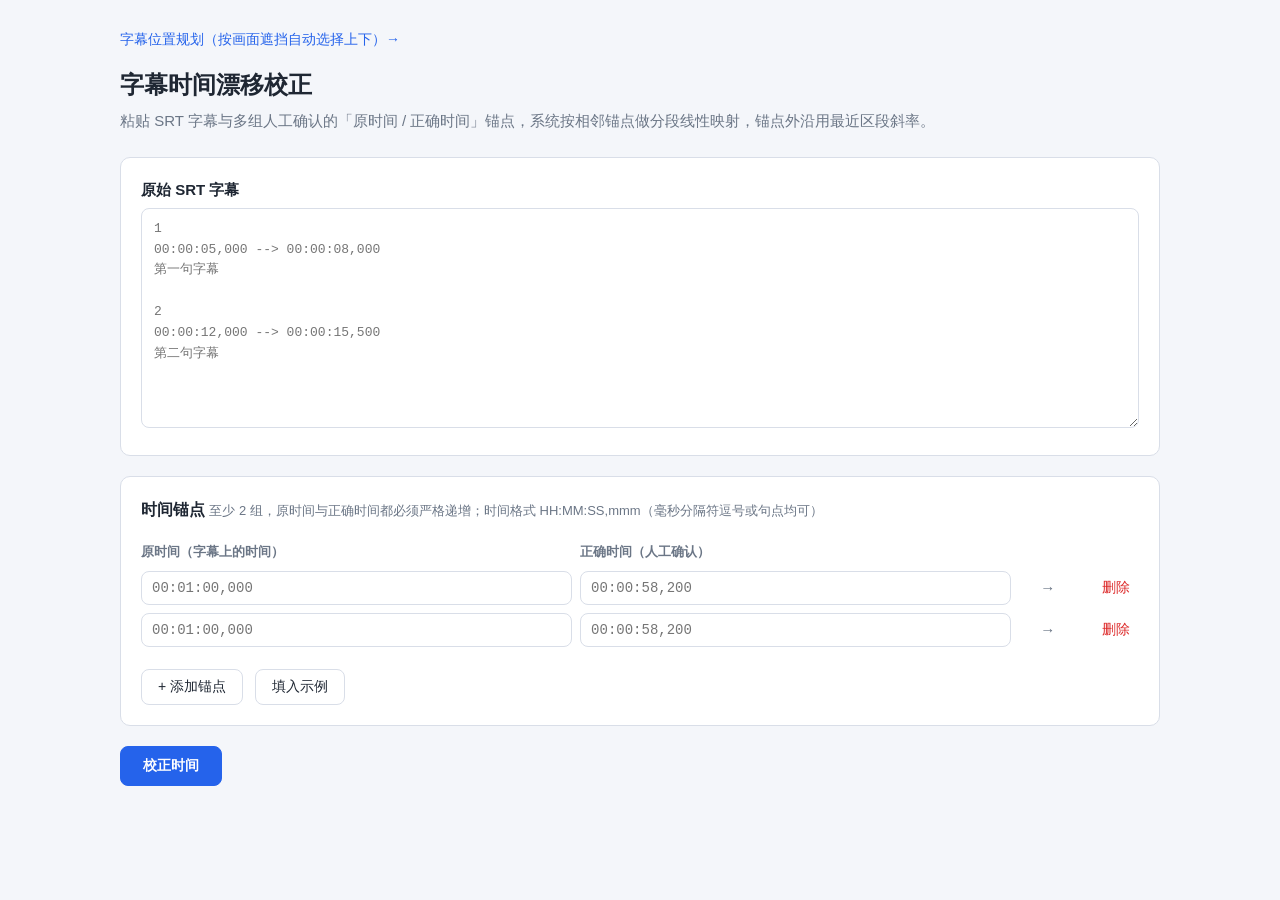
<file: app/static/index.html>
<!DOCTYPE html>
<html lang="zh-CN">
<head>
<meta charset="UTF-8">
<meta name="viewport" content="width=device-width, initial-scale=1.0">
<title>字幕时间漂移校正</title>
<style>
  :root {
    --bg: #f4f6fa;
    --card: #ffffff;
    --border: #d9dee8;
    --text: #1f2733;
    --muted: #6b7686;
    --primary: #2563eb;
    --primary-hover: #1d4ed8;
    --danger: #dc2626;
    --danger-bg: #fef2f2;
    --warn-bg: #fffbeb;
    --warn-border: #f59e0b;
    --ok-bg: #f0fdf4;
    --ok-border: #16a34a;
    --mono: ui-monospace, SFMono-Regular, Menlo, Consolas, "Liberation Mono", monospace;
  }
  * { box-sizing: border-box; }
  body {
    margin: 0;
    background: var(--bg);
    color: var(--text);
    font: 15px/1.6 -apple-system, BlinkMacSystemFont, "Segoe UI", "PingFang SC",
          "Hiragino Sans GB", "Microsoft YaHei", sans-serif;
  }
  .wrap { max-width: 1080px; margin: 0 auto; padding: 28px 20px 64px; }
  h1 { font-size: 24px; margin: 0 0 4px; }
  .sub { color: var(--muted); margin: 0 0 24px; }
  .card {
    background: var(--card);
    border: 1px solid var(--border);
    border-radius: 10px;
    padding: 20px;
    margin-bottom: 20px;
  }
  h2 { font-size: 16px; margin: 0 0 12px; }
  label { display: block; font-weight: 600; margin-bottom: 6px; }
  .hint { color: var(--muted); font-weight: 400; font-size: 13px; }
  textarea {
    width: 100%;
    min-height: 220px;
    border: 1px solid var(--border);
    border-radius: 8px;
    padding: 10px 12px;
    font: 13px/1.6 var(--mono);
    resize: vertical;
  }
  textarea:focus, input:focus { outline: 2px solid rgba(37, 99, 235, .35); border-color: var(--primary); }
  table.anchors { width: 100%; border-collapse: separate; border-spacing: 0 8px; }
  table.anchors th {
    text-align: left;
    font-size: 13px;
    color: var(--muted);
    font-weight: 600;
    padding: 0 8px 0 0;
  }
  table.anchors td { padding: 0; vertical-align: middle; }
  table.anchors td.time { width: 44%; padding-right: 8px; }
  table.anchors td.op { width: 40px; text-align: center; color: var(--muted); }
  table.anchors td.del { width: 44px; text-align: right; }
  input[type="text"] {
    width: 100%;
    border: 1px solid var(--border);
    border-radius: 8px;
    padding: 8px 10px;
    font: 14px var(--mono);
  }
  button {
    border: 1px solid var(--border);
    background: #fff;
    color: var(--text);
    border-radius: 8px;
    padding: 8px 16px;
    font-size: 14px;
    cursor: pointer;
  }
  button:hover { background: #f1f4f9; }
  button.primary {
    background: var(--primary);
    border-color: var(--primary);
    color: #fff;
    font-weight: 600;
    padding: 10px 22px;
  }
  button.primary:hover { background: var(--primary-hover); }
  button.danger-link { border-color: transparent; color: var(--danger); padding: 4px 8px; }
  button.danger-link:hover { background: var(--danger-bg); }
  .toolbar { display: flex; gap: 12px; align-items: center; flex-wrap: wrap; margin-top: 14px; }
  .alert {
    border-radius: 8px;
    padding: 12px 14px;
    margin-bottom: 16px;
    font-size: 14px;
    white-space: pre-wrap;
  }
  .alert.error { background: var(--danger-bg); border: 1px solid var(--danger); color: var(--danger); }
  .alert.warn { background: var(--warn-bg); border: 1px solid var(--warn-border); color: #92400e; }
  .alert.ok { background: var(--ok-bg); border: 1px solid var(--ok-border); color: #166534; }
  .hidden { display: none; }
  .preview {
    width: 100%;
    min-height: 220px;
    border: 1px solid var(--border);
    border-radius: 8px;
    padding: 10px 12px;
    font: 13px/1.6 var(--mono);
    background: #fafbfc;
    white-space: pre-wrap;
    overflow-x: auto;
  }
  .cues { width: 100%; border-collapse: collapse; font-size: 13px; margin-top: 12px; }
  .cues th, .cues td { border: 1px solid var(--border); padding: 6px 8px; text-align: left; vertical-align: top; }
  .cues th { background: #f8fafc; }
  .cues td.num { width: 44px; color: var(--muted); text-align: right; }
  .cues td.tc { font-family: var(--mono); white-space: nowrap; }
  .cues .arrow { color: var(--primary); font-weight: 700; }
</style>
</head>
<body>
<div class="wrap">
  <p class="nav" style="margin:0 0 16px;font-size:14px;"><a href="/placement" style="color:var(--primary);text-decoration:none;">字幕位置规划（按画面遮挡自动选择上下）→</a></p>
  <h1>字幕时间漂移校正</h1>
  <p class="sub">粘贴 SRT 字幕与多组人工确认的「原时间 / 正确时间」锚点，系统按相邻锚点做分段线性映射，锚点外沿用最近区段斜率。</p>

  <div class="card">
    <label for="srt">原始 SRT 字幕</label>
    <textarea id="srt" placeholder="1&#10;00:00:05,000 --> 00:00:08,000&#10;第一句字幕&#10;&#10;2&#10;00:00:12,000 --> 00:00:15,500&#10;第二句字幕"></textarea>
  </div>

  <div class="card">
    <h2>时间锚点
      <span class="hint">至少 2 组，原时间与正确时间都必须严格递增；时间格式 HH:MM:SS,mmm（毫秒分隔符逗号或句点均可）</span>
    </h2>
    <table class="anchors">
      <thead>
        <tr>
          <th style="width:44%">原时间（字幕上的时间）</th>
          <th style="width:44%">正确时间（人工确认）</th>
          <th style="width:40px"></th>
          <th style="width:44px"></th>
        </tr>
      </thead>
      <tbody id="anchorRows"></tbody>
    </table>
    <div class="toolbar">
      <button type="button" id="addAnchor">+ 添加锚点</button>
      <button type="button" id="fillExample">填入示例</button>
    </div>
  </div>

  <div id="errorBox" class="alert error hidden"></div>
  <div id="warnBox" class="alert warn hidden"></div>

  <div class="toolbar" style="margin-bottom: 20px;">
    <button type="button" class="primary" id="submit">校正时间</button>
    <span class="hint" id="status"></span>
  </div>

  <div id="resultCard" class="card hidden">
    <h2>校正结果</h2>
    <div id="okBox" class="alert ok hidden"></div>
    <div class="toolbar" style="margin-top:0;">
      <button type="button" class="primary" id="download">下载 corrected.srt</button>
    </div>
    <table class="cues">
      <thead>
        <tr>
          <th>#</th>
          <th>原时间轴</th>
          <th></th>
          <th>校正后时间轴</th>
          <th>文本</th>
        </tr>
      </thead>
      <tbody id="cueTable"></tbody>
    </table>
    <h2 style="margin-top:18px;">SRT 预览</h2>
    <pre class="preview" id="preview"></pre>
  </div>
</div>

<script>
(function () {
  const rowsEl = document.getElementById("anchorRows");
  const srtEl = document.getElementById("srt");
  const errorBox = document.getElementById("errorBox");
  const warnBox = document.getElementById("warnBox");
  const resultCard = document.getElementById("resultCard");
  const previewEl = document.getElementById("preview");
  const cueTableEl = document.getElementById("cueTable");
  const okBox = document.getElementById("okBox");
  const statusEl = document.getElementById("status");

  function addRow(original, corrected) {
    const tr = document.createElement("tr");
    tr.innerHTML =
      '<td class="time"><input type="text" class="orig" placeholder="00:01:00,000" spellcheck="false"></td>' +
      '<td class="time"><input type="text" class="corr" placeholder="00:00:58,200" spellcheck="false"></td>' +
      '<td class="op">→</td>' +
      '<td class="del"><button type="button" class="danger-link" title="删除该锚点">删除</button></td>';
    tr.querySelector(".orig").value = original || "";
    tr.querySelector(".corr").value = corrected || "";
    tr.querySelector(".danger-link").addEventListener("click", () => {
      if (rowsEl.children.length > 2) tr.remove();
      else alert("至少需要保留 2 组锚点。");
    });
    rowsEl.appendChild(tr);
  }

  function collectAnchors() {
    const anchors = [];
    for (const tr of rowsEl.querySelectorAll("tr")) {
      anchors.push({
        original: tr.querySelector(".orig").value.trim(),
        corrected: tr.querySelector(".corr").value.trim()
      });
    }
    return anchors;
  }

  function showError(message) {
    errorBox.textContent = message;
    errorBox.classList.remove("hidden");
  }
  function clearAlerts() {
    errorBox.classList.add("hidden");
    warnBox.classList.add("hidden");
    okBox.classList.add("hidden");
    errorBox.textContent = "";
    warnBox.textContent = "";
    okBox.textContent = "";
  }

  function escapeHtml(s) {
    return s.replace(/[&<>"']/g, c => ({
      "&": "&amp;", "<": "&lt;", ">": "&gt;", '"': "&quot;", "'": "&#39;"
    }[c]));
  }

  // 初始两组空锚点
  addRow();
  addRow();

  document.getElementById("addAnchor").addEventListener("click", () => addRow());

  const EXAMPLE_SRT =
    "1\n00:00:10,000 --> 00:00:13,000\n大家好，欢迎收看本期节目\n\n" +
    "2\n00:00:18,500 --> 00:00:21,800\n今天我们来聊聊时间漂移\n\n" +
    "3\n00:01:05,000 --> 00:01:09,200\n字幕越往后，偏差越大\n\n" +
    "4\n00:02:40,000 --> 00:02:44,500\n这就是典型的线性漂移\n\n" +
    "5\n00:05:00,000 --> 00:05:04,000\n用两组以上锚点即可分段校正\n";

  document.getElementById("fillExample").addEventListener("click", () => {
    srtEl.value = EXAMPLE_SRT;
    rowsEl.innerHTML = "";
    addRow("00:00:10,000", "00:00:08,000");
    addRow("00:02:40,000", "00:02:35,000");
    addRow("00:05:00,000", "00:04:52,000");
    clearAlerts();
    resultCard.classList.add("hidden");
  });

  document.getElementById("submit").addEventListener("click", async () => {
    clearAlerts();
    resultCard.classList.add("hidden");
    statusEl.textContent = "校正中…";

    const anchors = collectAnchors();
    try {
      const resp = await fetch("/api/correct", {
        method: "POST",
        headers: { "Content-Type": "application/json" },
        body: JSON.stringify({ srt: srtEl.value, anchors })
      });
      const data = await resp.json();
      if (!resp.ok) {
        showError((data.detail && data.detail.message) || ("请求失败（HTTP " + resp.status + "）"));
        statusEl.textContent = "";
        return;
      }

      // 页面预览与下载共用同一份服务器返回的 corrected_srt
      window.__correctedSrt = data.corrected_srt;
      previewEl.textContent = window.__correctedSrt;
      cueTableEl.innerHTML = data.cues.map(c =>
        "<tr>" +
        '<td class="num">' + escapeHtml(c.index) + "</td>" +
        '<td class="tc">' + escapeHtml(c.original_start) + "<br>" + escapeHtml(c.original_end) + "</td>" +
        '<td class="arrow">→</td>' +
        '<td class="tc">' + escapeHtml(c.corrected_start) + "<br>" + escapeHtml(c.corrected_end) + "</td>" +
        "<td>" + escapeHtml(c.text).replace(/\n/g, "<br>") + "</td>" +
        "</tr>"
      ).join("");

      if (data.warnings && data.warnings.length) {
        warnBox.textContent = data.warnings.join("\n");
        warnBox.classList.remove("hidden");
      } else {
        okBox.textContent = "共校正 " + data.cues.length + " 条字幕，未发现异常。";
        okBox.classList.remove("hidden");
      }
      resultCard.classList.remove("hidden");
      statusEl.textContent = "";
    } catch (err) {
      showError("请求出错：" + err);
      statusEl.textContent = "";
    }
  });

  document.getElementById("download").addEventListener("click", () => {
    // 预览与下载使用同一份服务器返回：服务端仅替换时间码，
    // 原文件带 BOM 时保留唯一一个 BOM，这里不再额外添加，避免重复。
    const content = window.__correctedSrt || "";
    const blob = new Blob([content], { type: "application/x-subrip;charset=utf-8" });
    const url = URL.createObjectURL(blob);
    const a = document.createElement("a");
    a.href = url;
    a.download = "corrected.srt";
    document.body.appendChild(a);
    a.click();
    a.remove();
    URL.revokeObjectURL(url);
  });
})();
</script>
</body>
</html>
</file>
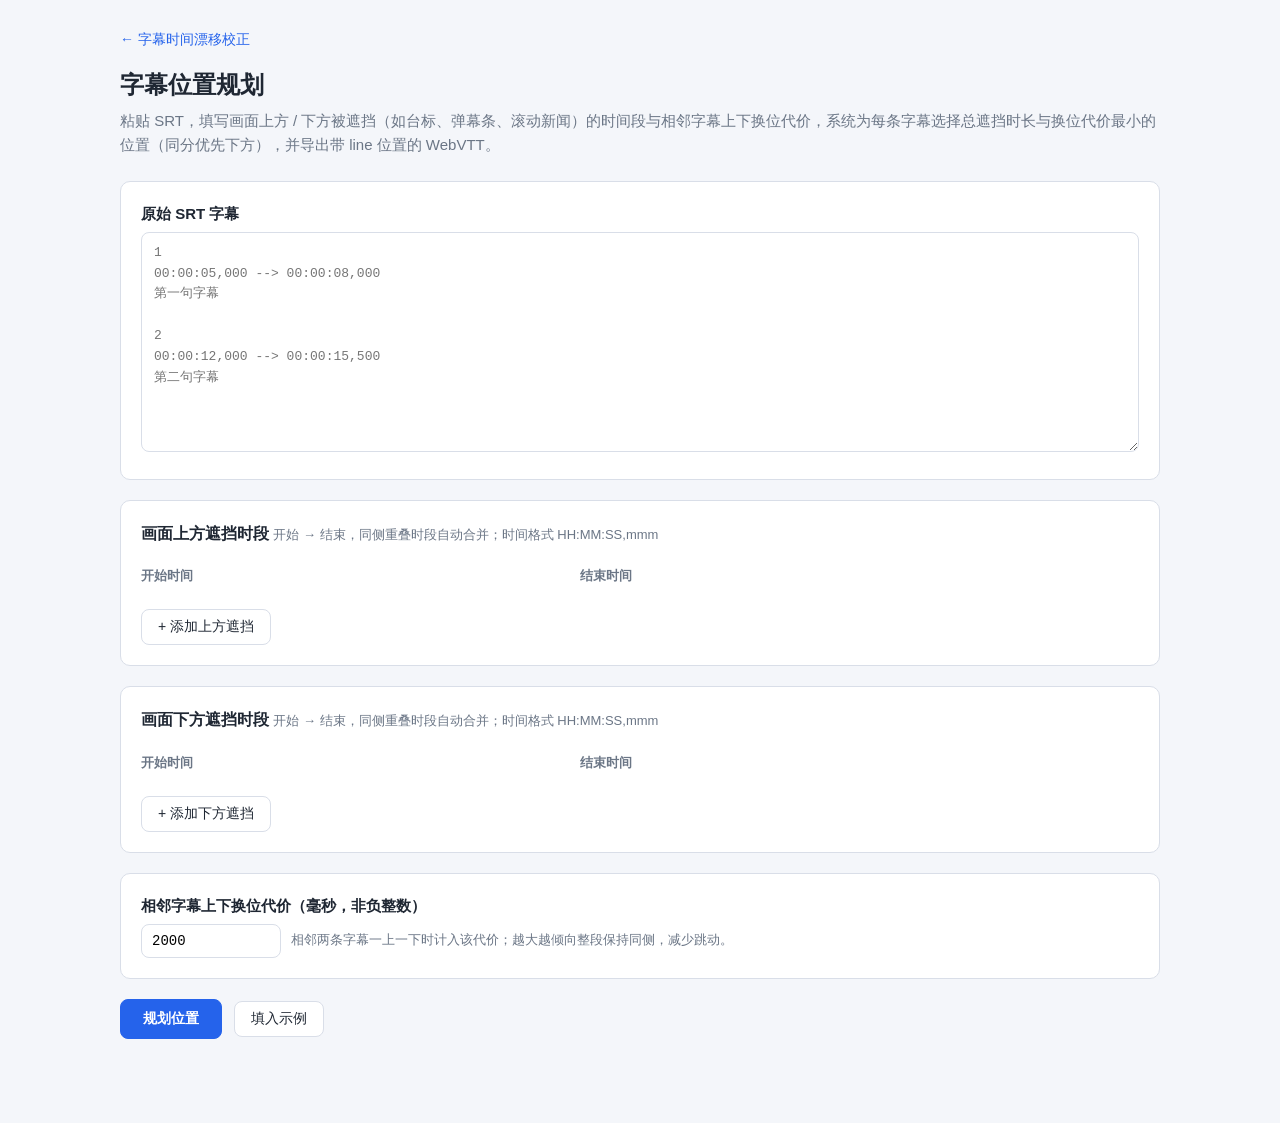
<file: app/static/placement.html>
<!DOCTYPE html>
<html lang="zh-CN">
<head>
<meta charset="UTF-8">
<meta name="viewport" content="width=device-width, initial-scale=1.0">
<title>字幕位置规划</title>
<style>
  :root {
    --bg: #f4f6fa;
    --card: #ffffff;
    --border: #d9dee8;
    --text: #1f2733;
    --muted: #6b7686;
    --primary: #2563eb;
    --primary-hover: #1d4ed8;
    --danger: #dc2626;
    --danger-bg: #fef2f2;
    --warn-bg: #fffbeb;
    --warn-border: #f59e0b;
    --ok-bg: #f0fdf4;
    --ok-border: #16a34a;
    --top-bg: #eff6ff;
    --bottom-bg: #f0fdf4;
    --mono: ui-monospace, SFMono-Regular, Menlo, Consolas, "Liberation Mono", monospace;
  }
  * { box-sizing: border-box; }
  body {
    margin: 0;
    background: var(--bg);
    color: var(--text);
    font: 15px/1.6 -apple-system, BlinkMacSystemFont, "Segoe UI", "PingFang SC",
          "Hiragino Sans GB", "Microsoft YaHei", sans-serif;
  }
  .wrap { max-width: 1080px; margin: 0 auto; padding: 28px 20px 64px; }
  h1 { font-size: 24px; margin: 0 0 4px; }
  .sub { color: var(--muted); margin: 0 0 24px; }
  .nav { margin: 0 0 16px; font-size: 14px; }
  .nav a { color: var(--primary); text-decoration: none; }
  .nav a:hover { text-decoration: underline; }
  .card {
    background: var(--card);
    border: 1px solid var(--border);
    border-radius: 10px;
    padding: 20px;
    margin-bottom: 20px;
  }
  h2 { font-size: 16px; margin: 0 0 12px; }
  label { display: block; font-weight: 600; margin-bottom: 6px; }
  .hint { color: var(--muted); font-weight: 400; font-size: 13px; }
  textarea {
    width: 100%;
    min-height: 220px;
    border: 1px solid var(--border);
    border-radius: 8px;
    padding: 10px 12px;
    font: 13px/1.6 var(--mono);
    resize: vertical;
  }
  textarea:focus, input:focus { outline: 2px solid rgba(37, 99, 235, .35); border-color: var(--primary); }
  table.blocks { width: 100%; border-collapse: separate; border-spacing: 0 8px; }
  table.blocks th {
    text-align: left;
    font-size: 13px;
    color: var(--muted);
    font-weight: 600;
    padding: 0 8px 0 0;
  }
  table.blocks td { padding: 0; vertical-align: middle; }
  table.blocks td.time { width: 44%; padding-right: 8px; }
  table.blocks td.op { width: 40px; text-align: center; color: var(--muted); }
  table.blocks td.del { width: 44px; text-align: right; }
  input[type="text"], input[type="number"] {
    width: 100%;
    border: 1px solid var(--border);
    border-radius: 8px;
    padding: 8px 10px;
    font: 14px var(--mono);
  }
  button {
    border: 1px solid var(--border);
    background: #fff;
    color: var(--text);
    border-radius: 8px;
    padding: 8px 16px;
    font-size: 14px;
    cursor: pointer;
  }
  button:hover { background: #f1f4f9; }
  button.primary {
    background: var(--primary);
    border-color: var(--primary);
    color: #fff;
    font-weight: 600;
    padding: 10px 22px;
  }
  button.primary:hover { background: var(--primary-hover); }
  button.danger-link { border-color: transparent; color: var(--danger); padding: 4px 8px; }
  button.danger-link:hover { background: var(--danger-bg); }
  .toolbar { display: flex; gap: 12px; align-items: center; flex-wrap: wrap; margin-top: 14px; }
  .alert {
    border-radius: 8px;
    padding: 12px 14px;
    margin-bottom: 16px;
    font-size: 14px;
    white-space: pre-wrap;
  }
  .alert.error { background: var(--danger-bg); border: 1px solid var(--danger); color: var(--danger); }
  .alert.warn { background: var(--warn-bg); border: 1px solid var(--warn-border); color: #92400e; }
  .alert.ok { background: var(--ok-bg); border: 1px solid var(--ok-border); color: #166534; }
  .hidden { display: none; }
  .preview {
    width: 100%;
    min-height: 220px;
    border: 1px solid var(--border);
    border-radius: 8px;
    padding: 10px 12px;
    font: 13px/1.6 var(--mono);
    background: #fafbfc;
    white-space: pre-wrap;
    overflow-x: auto;
  }
  .cues { width: 100%; border-collapse: collapse; font-size: 13px; margin-top: 12px; }
  .cues th, .cues td { border: 1px solid var(--border); padding: 6px 8px; text-align: left; vertical-align: top; }
  .cues th { background: #f8fafc; }
  .cues td.num { width: 44px; color: var(--muted); text-align: right; }
  .cues td.tc { font-family: var(--mono); white-space: nowrap; }
  .badge { display: inline-block; border-radius: 999px; padding: 1px 10px; font-size: 12px; font-weight: 600; }
  .badge.top { background: var(--top-bg); color: #1d4ed8; border: 1px solid #bfdbfe; }
  .badge.bottom { background: var(--bottom-bg); color: #166534; border: 1px solid #bbf7d0; }
  tr.row-top td.pos { background: var(--top-bg); }
  tr.row-bottom td.pos { background: var(--bottom-bg); }
  tr.still { outline: 2px solid var(--warn-border); outline-offset: -2px; }
  .costline { display: flex; align-items: center; gap: 10px; margin-top: 4px; }
  .costline input { width: 140px; }
</style>
</head>
<body>
<div class="wrap">
  <p class="nav"><a href="/">← 字幕时间漂移校正</a></p>
  <h1>字幕位置规划</h1>
  <p class="sub">粘贴 SRT，填写画面上方 / 下方被遮挡（如台标、弹幕条、滚动新闻）的时间段与相邻字幕上下换位代价，系统为每条字幕选择总遮挡时长与换位代价最小的位置（同分优先下方），并导出带 line 位置的 WebVTT。</p>

  <div class="card">
    <label for="srt">原始 SRT 字幕</label>
    <textarea id="srt" placeholder="1&#10;00:00:05,000 --> 00:00:08,000&#10;第一句字幕&#10;&#10;2&#10;00:00:12,000 --> 00:00:15,500&#10;第二句字幕"></textarea>
  </div>

  <div class="card">
    <h2>画面上方遮挡时段
      <span class="hint">开始 → 结束，同侧重叠时段自动合并；时间格式 HH:MM:SS,mmm</span>
    </h2>
    <table class="blocks">
      <thead>
        <tr>
          <th style="width:44%">开始时间</th>
          <th style="width:44%">结束时间</th>
          <th style="width:40px"></th>
          <th style="width:44px"></th>
        </tr>
      </thead>
      <tbody id="topRows"></tbody>
    </table>
    <div class="toolbar">
      <button type="button" id="addTop">+ 添加上方遮挡</button>
    </div>
  </div>

  <div class="card">
    <h2>画面下方遮挡时段
      <span class="hint">开始 → 结束，同侧重叠时段自动合并；时间格式 HH:MM:SS,mmm</span>
    </h2>
    <table class="blocks">
      <thead>
        <tr>
          <th style="width:44%">开始时间</th>
          <th style="width:44%">结束时间</th>
          <th style="width:40px"></th>
          <th style="width:44px"></th>
        </tr>
      </thead>
      <tbody id="bottomRows"></tbody>
    </table>
    <div class="toolbar">
      <button type="button" id="addBottom">+ 添加下方遮挡</button>
    </div>
  </div>

  <div class="card">
    <label for="switchCost">相邻字幕上下换位代价（毫秒，非负整数）</label>
    <div class="costline">
      <input type="number" id="switchCost" min="0" step="1" value="2000">
      <span class="hint">相邻两条字幕一上一下时计入该代价；越大越倾向整段保持同侧，减少跳动。</span>
    </div>
  </div>

  <div id="errorBox" class="alert error hidden"></div>
  <div id="warnBox" class="alert warn hidden"></div>

  <div class="toolbar" style="margin-bottom: 20px;">
    <button type="button" class="primary" id="submit">规划位置</button>
    <button type="button" id="fillExample">填入示例</button>
    <span class="hint" id="status"></span>
  </div>

  <div id="resultCard" class="card hidden">
    <h2>规划结果</h2>
    <div id="okBox" class="alert ok hidden"></div>
    <div class="toolbar" style="margin-top:0;">
      <button type="button" class="primary" id="download">下载 placement.vtt</button>
    </div>
    <table class="cues">
      <thead>
        <tr>
          <th>#</th>
          <th>时间轴</th>
          <th>所选位置</th>
          <th>上方遮挡(ms)</th>
          <th>下方遮挡(ms)</th>
          <th>所选位置遮挡(ms)</th>
          <th>文本</th>
        </tr>
      </thead>
      <tbody id="cueTable"></tbody>
    </table>
    <h2 style="margin-top:18px;">WebVTT 预览</h2>
    <pre class="preview" id="preview"></pre>
  </div>
</div>

<script>
(function () {
  const srtEl = document.getElementById("srt");
  const costEl = document.getElementById("switchCost");
  const topRowsEl = document.getElementById("topRows");
  const bottomRowsEl = document.getElementById("bottomRows");
  const errorBox = document.getElementById("errorBox");
  const warnBox = document.getElementById("warnBox");
  const resultCard = document.getElementById("resultCard");
  const previewEl = document.getElementById("preview");
  const cueTableEl = document.getElementById("cueTable");
  const okBox = document.getElementById("okBox");
  const statusEl = document.getElementById("status");

  function addRow(tbody, start, end) {
    const tr = document.createElement("tr");
    tr.innerHTML =
      '<td class="time"><input type="text" class="start" placeholder="00:00:10,000" spellcheck="false"></td>' +
      '<td class="time"><input type="text" class="end" placeholder="00:00:30,000" spellcheck="false"></td>' +
      '<td class="op">→</td>' +
      '<td class="del"><button type="button" class="danger-link" title="删除该时段">删除</button></td>';
    tr.querySelector(".start").value = start || "";
    tr.querySelector(".end").value = end || "";
    tr.querySelector(".danger-link").addEventListener("click", () => tr.remove());
    tbody.appendChild(tr);
  }

  function collectBlocks(tbody) {
    const blocks = [];
    for (const tr of tbody.querySelectorAll("tr")) {
      const start = tr.querySelector(".start").value.trim();
      const end = tr.querySelector(".end").value.trim();
      // 整行留空视为不添加；只填一侧交给服务端校验并返回 422
      if (!start && !end) continue;
      blocks.push({ start, end });
    }
    return blocks;
  }

  function showError(message) {
    errorBox.textContent = message;
    errorBox.classList.remove("hidden");
  }
  function clearAlerts() {
    errorBox.classList.add("hidden");
    warnBox.classList.add("hidden");
    okBox.classList.add("hidden");
    errorBox.textContent = "";
    warnBox.textContent = "";
    okBox.textContent = "";
  }

  function escapeHtml(s) {
    return s.replace(/[&<>"']/g, c => ({
      "&": "&amp;", "<": "&lt;", ">": "&gt;", '"': "&quot;", "'": "&#39;"
    }[c]));
  }

  document.getElementById("addTop").addEventListener("click", () => addRow(topRowsEl));
  document.getElementById("addBottom").addEventListener("click", () => addRow(bottomRowsEl));

  const EXAMPLE_SRT =
    "1\n00:00:05,000 --> 00:00:09,000\n大家好，欢迎收看本期节目\n\n" +
    "2\n00:00:14,000 --> 00:00:18,000\n上方台标时段，字幕会自动放到下方\n\n" +
    "3\n00:00:26,000 --> 00:00:30,000\n下方滚动新闻时段，字幕翻回上方\n\n" +
    "4\n00:00:40,000 --> 00:00:44,000\n无遮挡但换位有代价，继续留在同侧上方\n";

  document.getElementById("fillExample").addEventListener("click", () => {
    srtEl.value = EXAMPLE_SRT;
    topRowsEl.innerHTML = "";
    bottomRowsEl.innerHTML = "";
    addRow(topRowsEl, "00:00:12,000", "00:00:20,000");
    addRow(bottomRowsEl, "00:00:24,000", "00:00:32,000");
    costEl.value = "2000";
    clearAlerts();
    resultCard.classList.add("hidden");
  });

  document.getElementById("submit").addEventListener("click", async () => {
    clearAlerts();
    resultCard.classList.add("hidden");
    statusEl.textContent = "规划中…";

    const rawCost = costEl.value.trim();
    if (!/^\d+$/.test(rawCost)) {
      showError("换位代价必须是非负整数（毫秒），例如 0、2000。");
      statusEl.textContent = "";
      return;
    }

    const body = {
      srt: srtEl.value,
      top_blocks: collectBlocks(topRowsEl),
      bottom_blocks: collectBlocks(bottomRowsEl),
      switch_cost_ms: parseInt(rawCost, 10)
    };

    try {
      const resp = await fetch("/api/placement", {
        method: "POST",
        headers: { "Content-Type": "application/json" },
        body: JSON.stringify(body)
      });
      const data = await resp.json();
      if (!resp.ok) {
        showError((data.detail && data.detail.message) ||
          ("请求失败（HTTP " + resp.status + "）"));
        statusEl.textContent = "";
        return;
      }

      window.__vtt = data.vtt;
      previewEl.textContent = data.vtt;
      cueTableEl.innerHTML = data.cues.map(c => {
        const label = c.position === "top" ? "上方" : "下方";
        return '<tr class="row-' + c.position + (c.still_occluded ? " still" : "") + '">' +
          '<td class="num">' + escapeHtml(c.index) + "</td>" +
          '<td class="tc">' + escapeHtml(c.start) + "<br>" + escapeHtml(c.end) + "</td>" +
          '<td class="pos"><span class="badge ' + c.position + '">' + label + "</span></td>" +
          '<td class="tc">' + c.top_occluded_ms + "</td>" +
          '<td class="tc">' + c.bottom_occluded_ms + "</td>" +
          '<td class="tc">' + (c.still_occluded
            ? '<strong style="color:#b45309">' + c.occluded_ms + "</strong>"
            : c.occluded_ms) + "</td>" +
          "<td>" + escapeHtml(c.text).replace(/\n/g, "<br>") + "</td>" +
          "</tr>";
      }).join("");

      if (data.still_occluded_cues.length) {
        const list = data.still_occluded_cues
          .map(c => "序号 " + c.index + "（" + (c.position === "top" ? "上方" : "下方")
            + "仍被遮挡 " + c.occluded_ms + " ms）")
          .join("；");
        warnBox.textContent =
          "以下 " + data.still_occluded_cues.length + " 条字幕所选位置仍有遮挡，"
          + "请考虑调整遮挡标注或换位代价：" + list + "。";
        warnBox.classList.remove("hidden");
      }
      okBox.textContent =
        "共规划 " + data.cues.length + " 条字幕，换位 " + data.switch_count
        + " 次，所选位置总遮挡 " + data.total_occluded_ms + " ms；"
        + "上方遮挡合并为 " + data.merged_top_blocks.length + " 段，下方合并为 "
        + data.merged_bottom_blocks.length + " 段。";
      if (!data.still_occluded_cues.length) okBox.classList.remove("hidden");
      resultCard.classList.remove("hidden");
      statusEl.textContent = "";
    } catch (err) {
      showError("请求出错：" + err);
      statusEl.textContent = "";
    }
  });

  document.getElementById("download").addEventListener("click", () => {
    const content = window.__vtt || "";
    const blob = new Blob([content], { type: "text/vtt;charset=utf-8" });
    const url = URL.createObjectURL(blob);
    const a = document.createElement("a");
    a.href = url;
    a.download = "placement.vtt";
    document.body.appendChild(a);
    a.click();
    a.remove();
    URL.revokeObjectURL(url);
  });
})();
</script>
</body>
</html>
</file>
